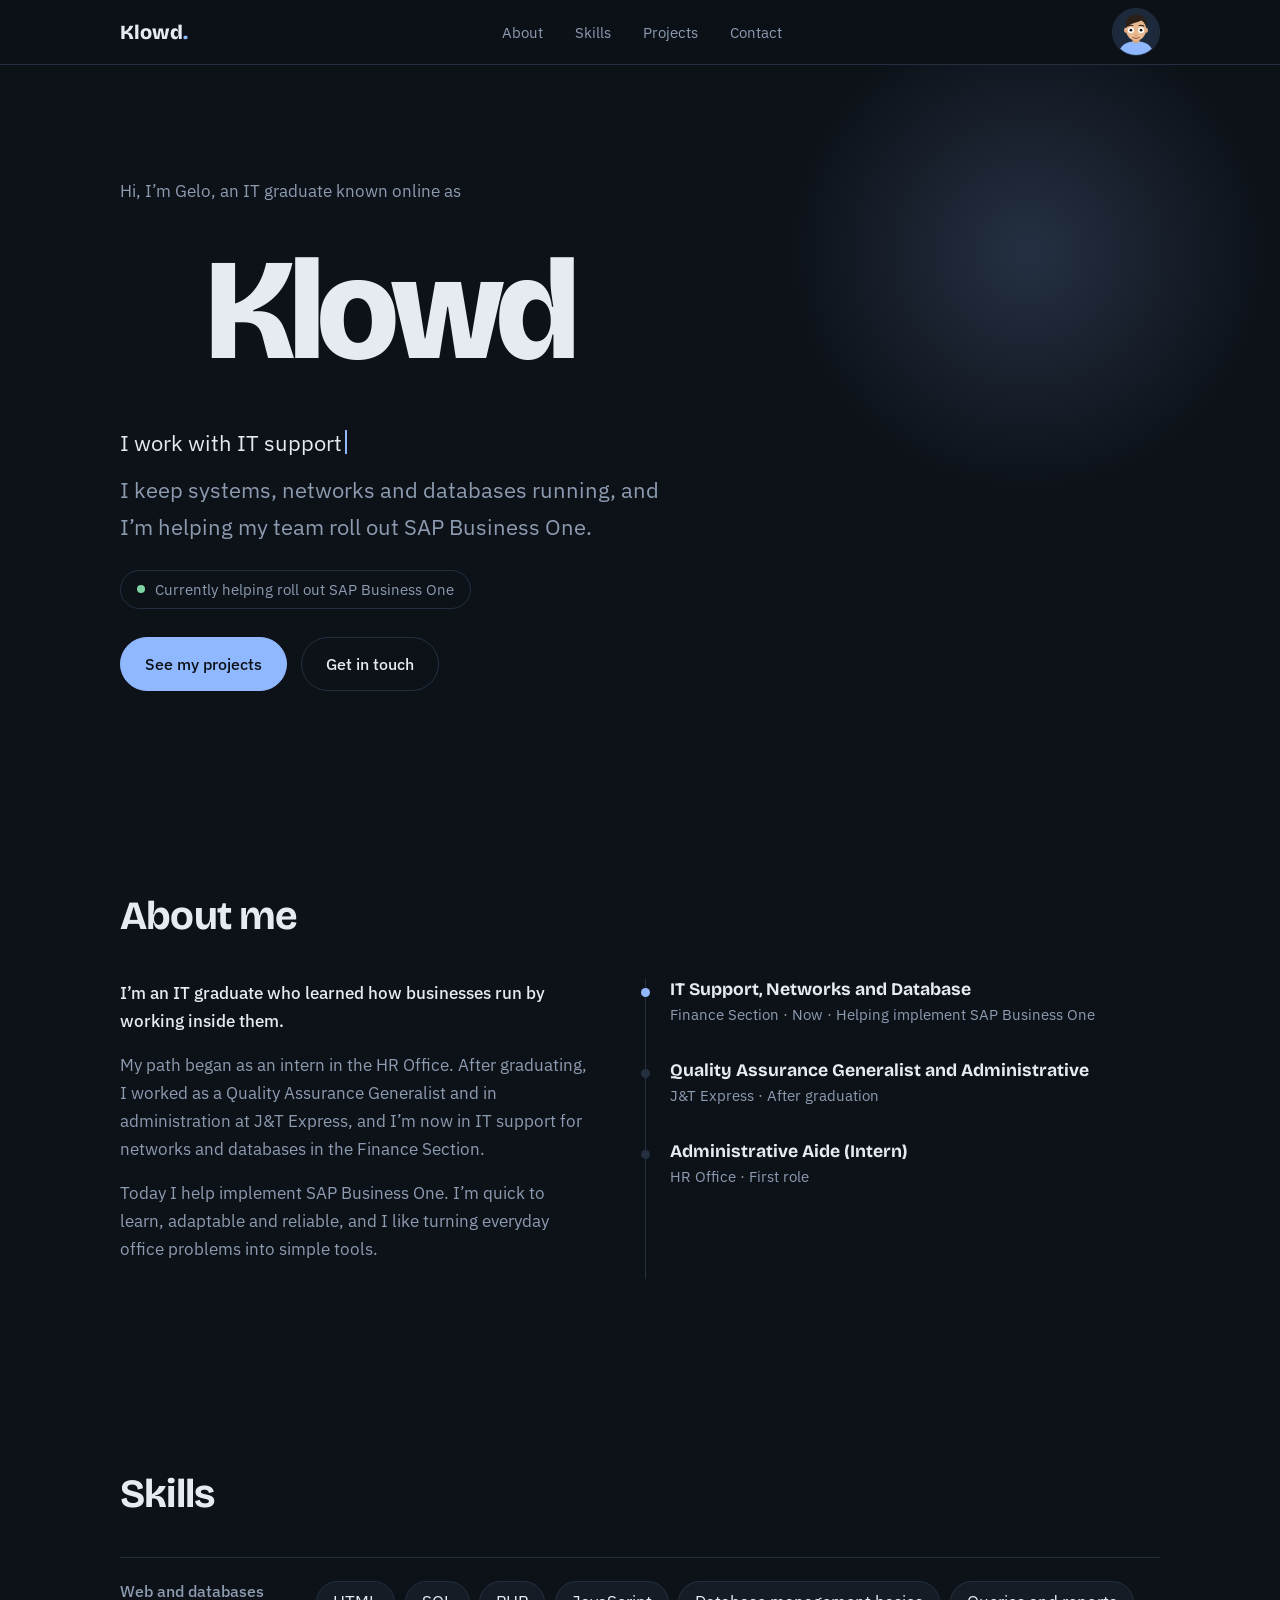
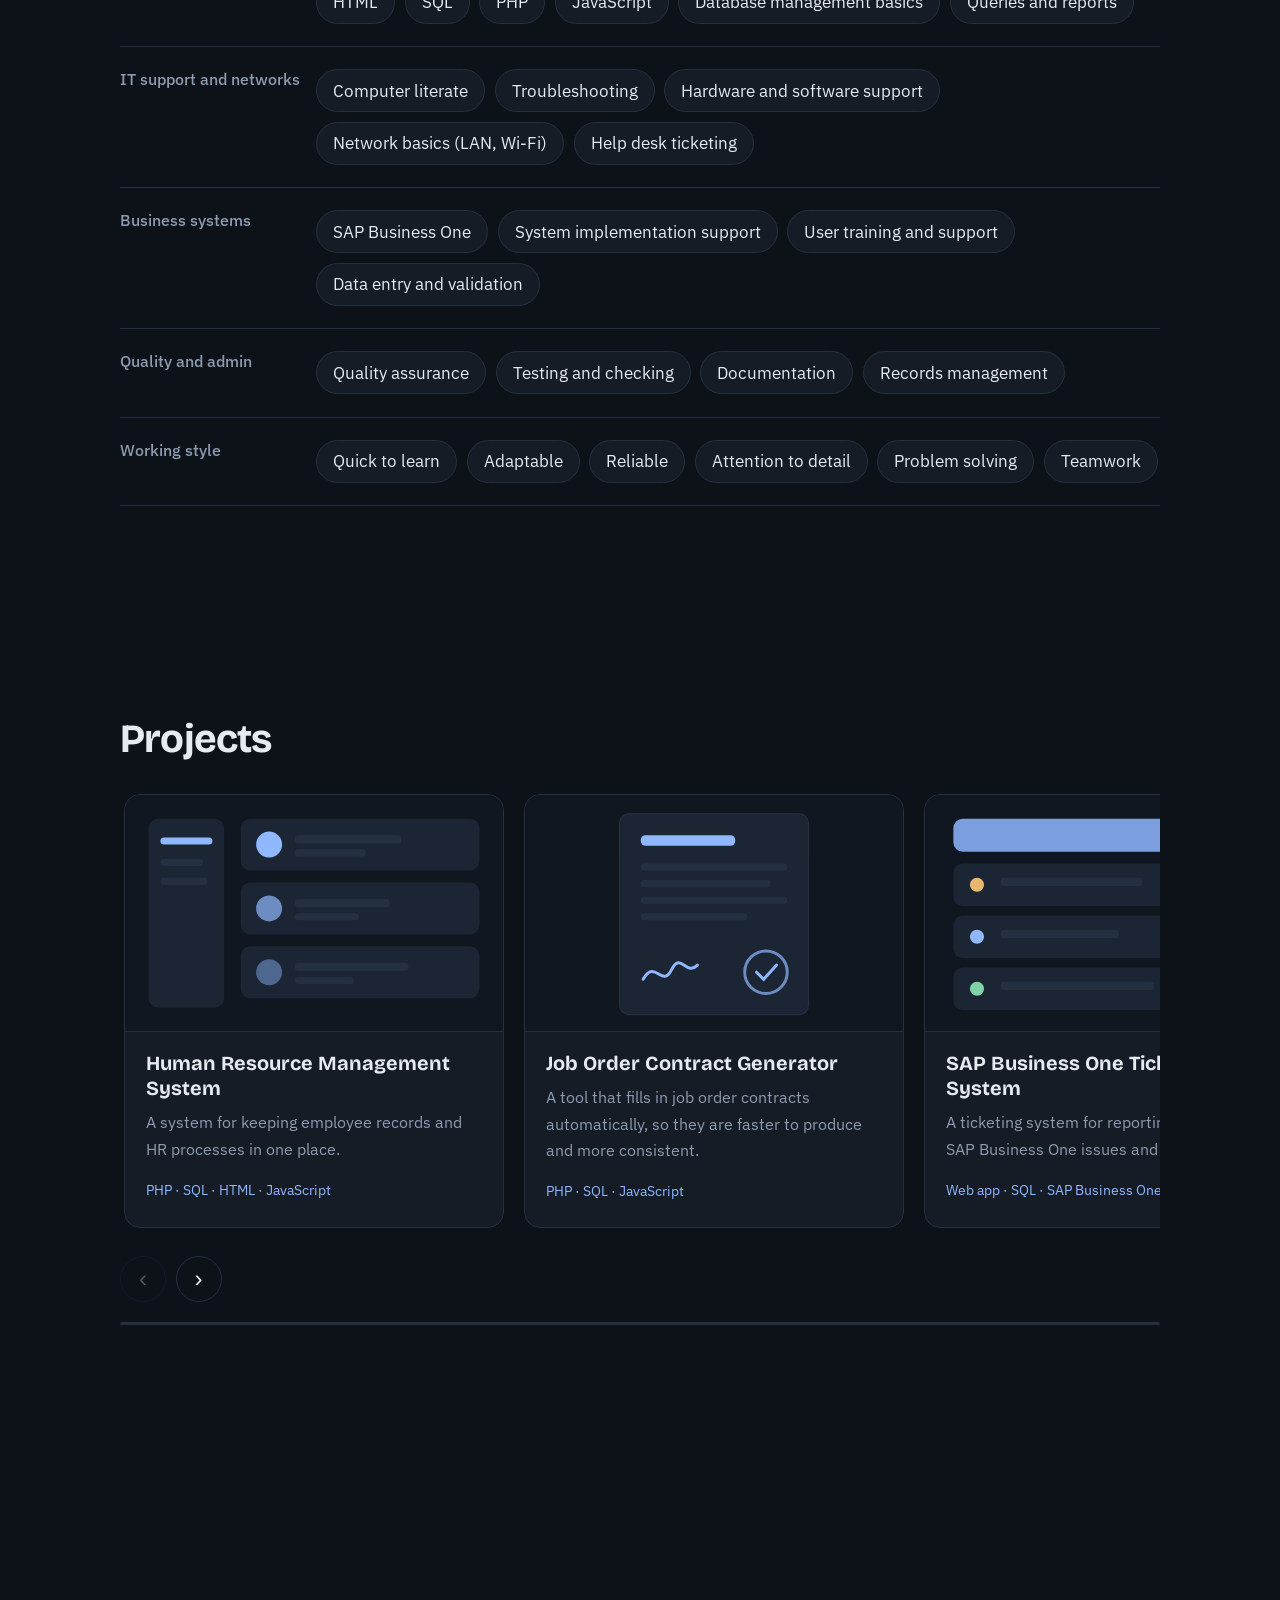
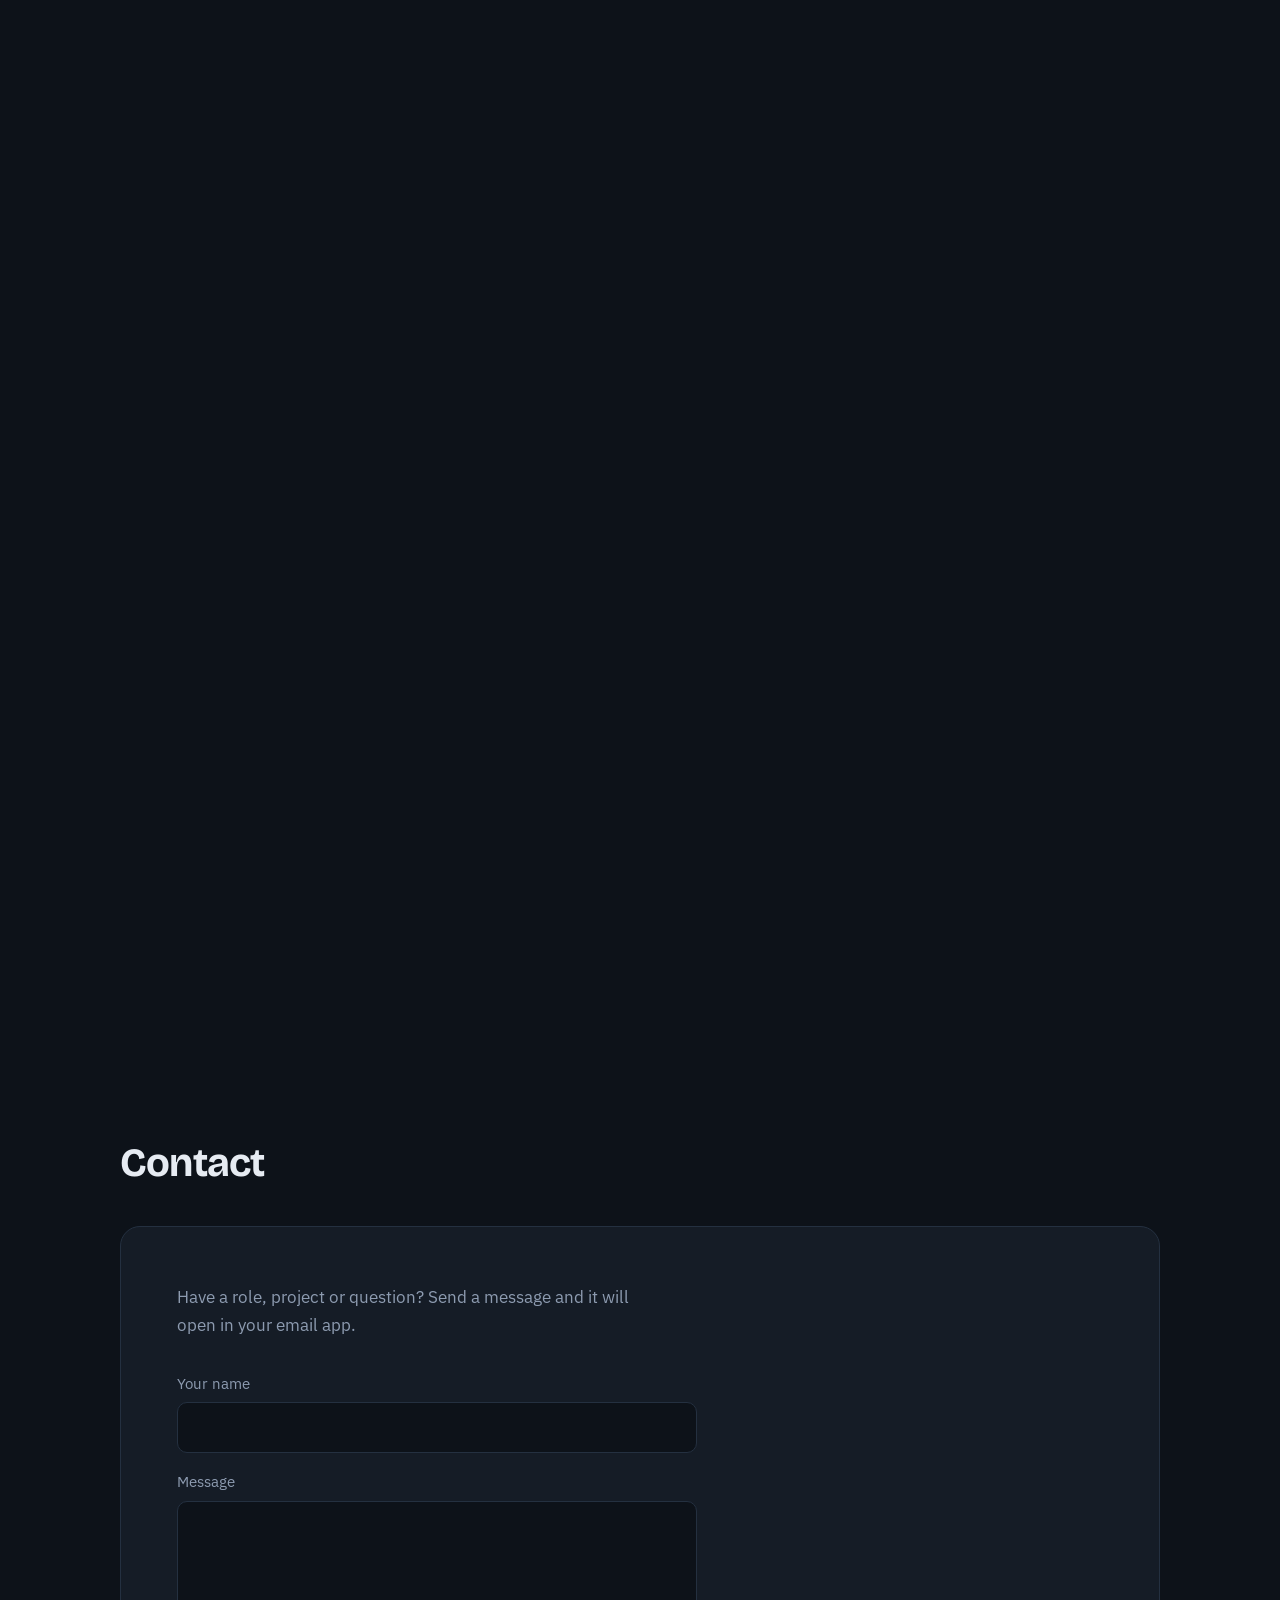
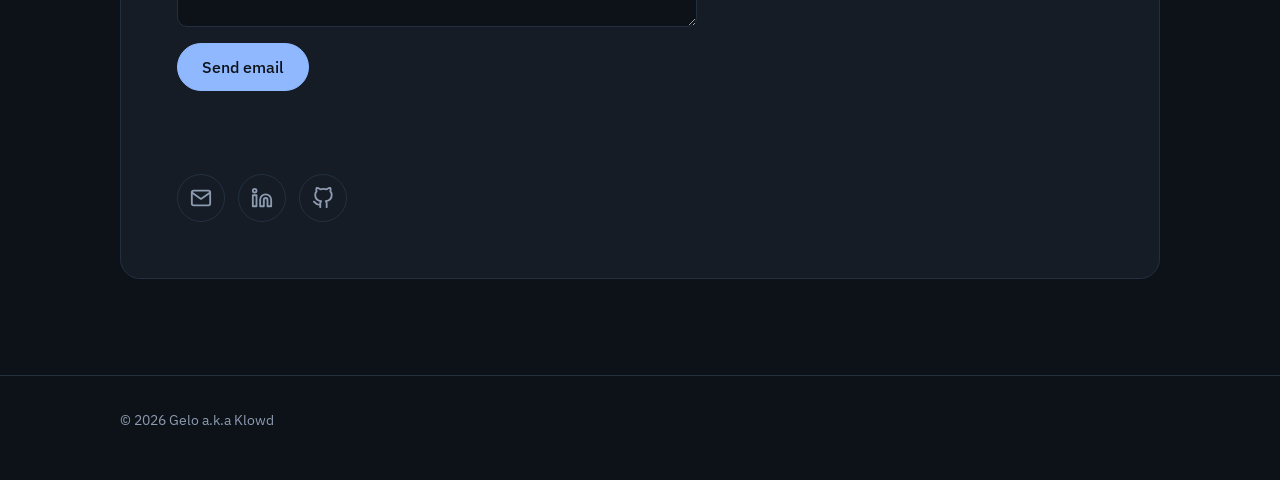
<file: index.html>
<!DOCTYPE html>
<html lang="en">
<head>
  <meta charset="UTF-8">
  <!-- This tag makes the page fit phone screens properly -->
  <meta name="viewport" content="width=device-width, initial-scale=1, viewport-fit=cover">
  <title>Gelo a.k.a Klowd | IT Graduate</title>
  <meta name="description" content="Portfolio of Gelo a.k.a Klowd, IT graduate in IT support, networks and databases.">
  <link rel="preconnect" href="https://fonts.googleapis.com">
  <link rel="preconnect" href="https://fonts.gstatic.com" crossorigin>
  <link href="https://fonts.googleapis.com/css2?family=Bricolage+Grotesque:wght@500;700;800&family=IBM+Plex+Sans:wght@400;500&display=swap" rel="stylesheet">

  <link rel="stylesheet" href="css/style.css">
</head>

<body>
  <div class="page-progress" id="pageProgress"></div>
  <!-- ========== HEADER ========== -->
  <header>
    <div class="wrap nav">
      <a href="#home" class="logo">Klowd<span>.</span></a>
      <button class="menu-btn" id="menuBtn" aria-expanded="false" aria-controls="menu">Menu</button>
      <nav>
        <ul id="menu">
          <li><a href="#about">About</a></li>
          <li><a href="#skills">Skills</a></li>
          <li><a href="#projects">Projects</a></li>
          <li><a href="#contact">Contact</a></li>
        </ul>
      </nav>
      <!-- Profile picture: the eyes follow your cursor while it is over this box (see the JavaScript at the bottom).
           To use a real photo instead, replace the <svg> with an <img> tag. -->
      <div class="avatar" id="avatar" role="img" aria-label="Profile picture of Gelo">
        <svg viewBox="0 0 100 100" aria-hidden="true">
          <rect width="100" height="100" fill="#1d2a3b"/>
          <path d="M12 100c2-22 18-30 38-30s36 8 38 30z" fill="#8fb8ff"/>
          <rect x="42" y="58" width="16" height="16" rx="6" fill="#d9a67e"/>
          <ellipse cx="28" cy="46" rx="4" ry="6" fill="#e0ab82"/><ellipse cx="72" cy="46" rx="4" ry="6" fill="#e0ab82"/>
          <ellipse cx="50" cy="44" rx="22" ry="25" fill="#e8b88f"/>
          <path d="M28 42c-3-22 10-30 23-30s26 8 22 30c-2-9-6-15-12-17-8 5-24 5-33 17z" fill="#2a2018"/>
          <path d="M33 37q5-3 10-1M57 36q5-2 10 1" stroke="#2a2018" stroke-width="2.2" fill="none" stroke-linecap="round"/>
          <circle cx="39" cy="46" r="6.5" fill="#fff"/><circle cx="61" cy="46" r="6.5" fill="#fff"/>
          <circle class="pupil" cx="39" cy="46" r="3" fill="#1b1410"/><circle class="pupil" cx="61" cy="46" r="3" fill="#1b1410"/>
          <path d="M48 57q2 2 4 0" stroke="#b9805c" stroke-width="1.6" fill="none" stroke-linecap="round"/>
          <path d="M43 62q7 5 14 0" stroke="#8a4b3a" stroke-width="2" fill="none" stroke-linecap="round"/>
        </svg>
      </div>
    </div>
  </header>

  <main>
    <!-- ========== HERO ========== -->
    <section class="hero" id="home">
      <div class="glow" id="glow"></div>
      <div class="wrap">
        <p class="hi">Hi, I’m Gelo, an IT graduate known online as</p>
        <!-- The six clouds fade in and out around the name. Edit their size and position in the CSS (.c1 to .c6) -->
        <div class="name-wrap">
          <span class="cloud c1" aria-hidden="true">☁️</span>
          <span class="cloud c2" aria-hidden="true">☁️</span>
          <span class="cloud c3" aria-hidden="true">☁️</span>
          <span class="cloud c4" aria-hidden="true">☁️</span>
          <span class="cloud c5" aria-hidden="true">☁️</span>
          <span class="cloud c6" aria-hidden="true">☁️</span>
          <h1>Klowd</h1>
        </div>
        <p class="role">I work with <span id="typed"></span><span class="caret" aria-hidden="true"></span></p>
        <p class="aka">I keep systems, networks and databases running, and I’m helping my team roll out SAP Business One.</p>
        <p class="status"><span class="dot" aria-hidden="true"></span>Currently helping roll out SAP Business One</p><br>
        <a href="#projects" class="btn primary">See my projects</a>
        <a href="#contact" class="btn">Get in touch</a>
      </div>
    </section>

    <!-- ========== ABOUT ========== -->
    <section id="about">
      <div class="wrap">
        <h2>About me</h2>
        <div class="about-grid">
          <div id="aboutText"></div>

          <!-- Drawn by the VIEW from Model.timeline (see the script at the bottom) -->
          <ol class="timeline" id="timeline"></ol>
        </div>
      </div>
    </section>

    <!-- ========== SKILLS ========== -->
    <section id="skills">
      <div class="wrap">
        <h2>Skills</h2>
        <div id="skillsList"></div>
      </div>
    </section>

    <!-- ========== PROJECTS ========== -->
    <section id="projects">
      <div class="wrap pin">
        <h2>Projects</h2>

        <!-- Scroll-driven carousel. The cards are drawn by the VIEW from Model.projects (see the script at the bottom). -->
        <div class="track" id="track" aria-label="Projects"></div>
        <div class="ctrl">
          <button id="prev" aria-label="Previous project">‹</button>
          <button id="next" aria-label="Next project">›</button>
        </div>
        <div class="bar"><span id="barFill"></span></div>
      </div>
    </section>

    <!-- ========== CONTACT ========== -->
    <section id="contact">
      <div class="wrap">
        <h2>Contact</h2>
        <div class="contact-box">
          <p>Have a role, project or question? Send a message and it will open in your email app.</p>

          <!-- This form doesn't need a server: the JavaScript below builds an email link -->
          <form id="contactForm">
            <label>Your name <input type="text" id="name" required autocomplete="name"></label>
            <label>Message <textarea id="msg" rows="4" required></textarea></label>
            <div><button class="btn primary" type="submit">Send email</button></div>
            <p id="formNote" role="status"></p>
          </form>

          <!-- Icon links. Hover an icon to see its name. -->
          <div class="links icons">
            <a data-link="email" aria-label="Email angelocastanieto084@gmail.com" title="angelocastanieto084@gmail.com">
              <svg viewBox="0 0 24 24" aria-hidden="true"><path d="M4 4h16c1.1 0 2 .9 2 2v12c0 1.1-.9 2-2 2H4c-1.1 0-2-.9-2-2V6c0-1.1.9-2 2-2z"/><polyline points="22,6 12,13 2,6"/></svg>
            </a>
            <!-- TODO: replace the "#" in the two links below with your real LinkedIn and GitHub URLs -->
            <a data-link="linkedin" target="_blank" rel="noopener" aria-label="LinkedIn" title="LinkedIn">
              <svg viewBox="0 0 24 24" aria-hidden="true"><path d="M16 8a6 6 0 0 1 6 6v7h-4v-7a2 2 0 0 0-2-2 2 2 0 0 0-2 2v7h-4v-7a6 6 0 0 1 6-6z"/><rect x="2" y="9" width="4" height="12"/><circle cx="4" cy="4" r="2"/></svg>
            </a>
            <a data-link="github" target="_blank" rel="noopener" aria-label="GitHub" title="GitHub">
              <svg viewBox="0 0 24 24" aria-hidden="true"><path d="M9 19c-5 1.5-5-2.5-7-3m14 6v-3.87a3.37 3.37 0 0 0-.94-2.61c3.14-.35 6.44-1.54 6.44-7A5.44 5.44 0 0 0 20 4.77 5.07 5.07 0 0 0 19.91 1S18.73.65 16 2.48a13.38 13.38 0 0 0-7 0C6.27.65 5.09 1 5.09 1A5.07 5.07 0 0 0 5 4.77a5.44 5.44 0 0 0-1.5 3.78c0 5.42 3.3 6.61 6.44 7A3.37 3.37 0 0 0 9 18.13V22"/></svg>
            </a>
          </div>
        </div>
      </div>
    </section>
  </main>

  <footer>
    <div class="wrap">© <span id="year"></span> Gelo a.k.a Klowd</div>
  </footer>

  <!-- Load order matters: Model first, then View, then Controller -->
  <script src="js/model.js"></script>
  <script src="js/view.js"></script>
  <script src="js/controller.js"></script>
</body>
</html>
</file>
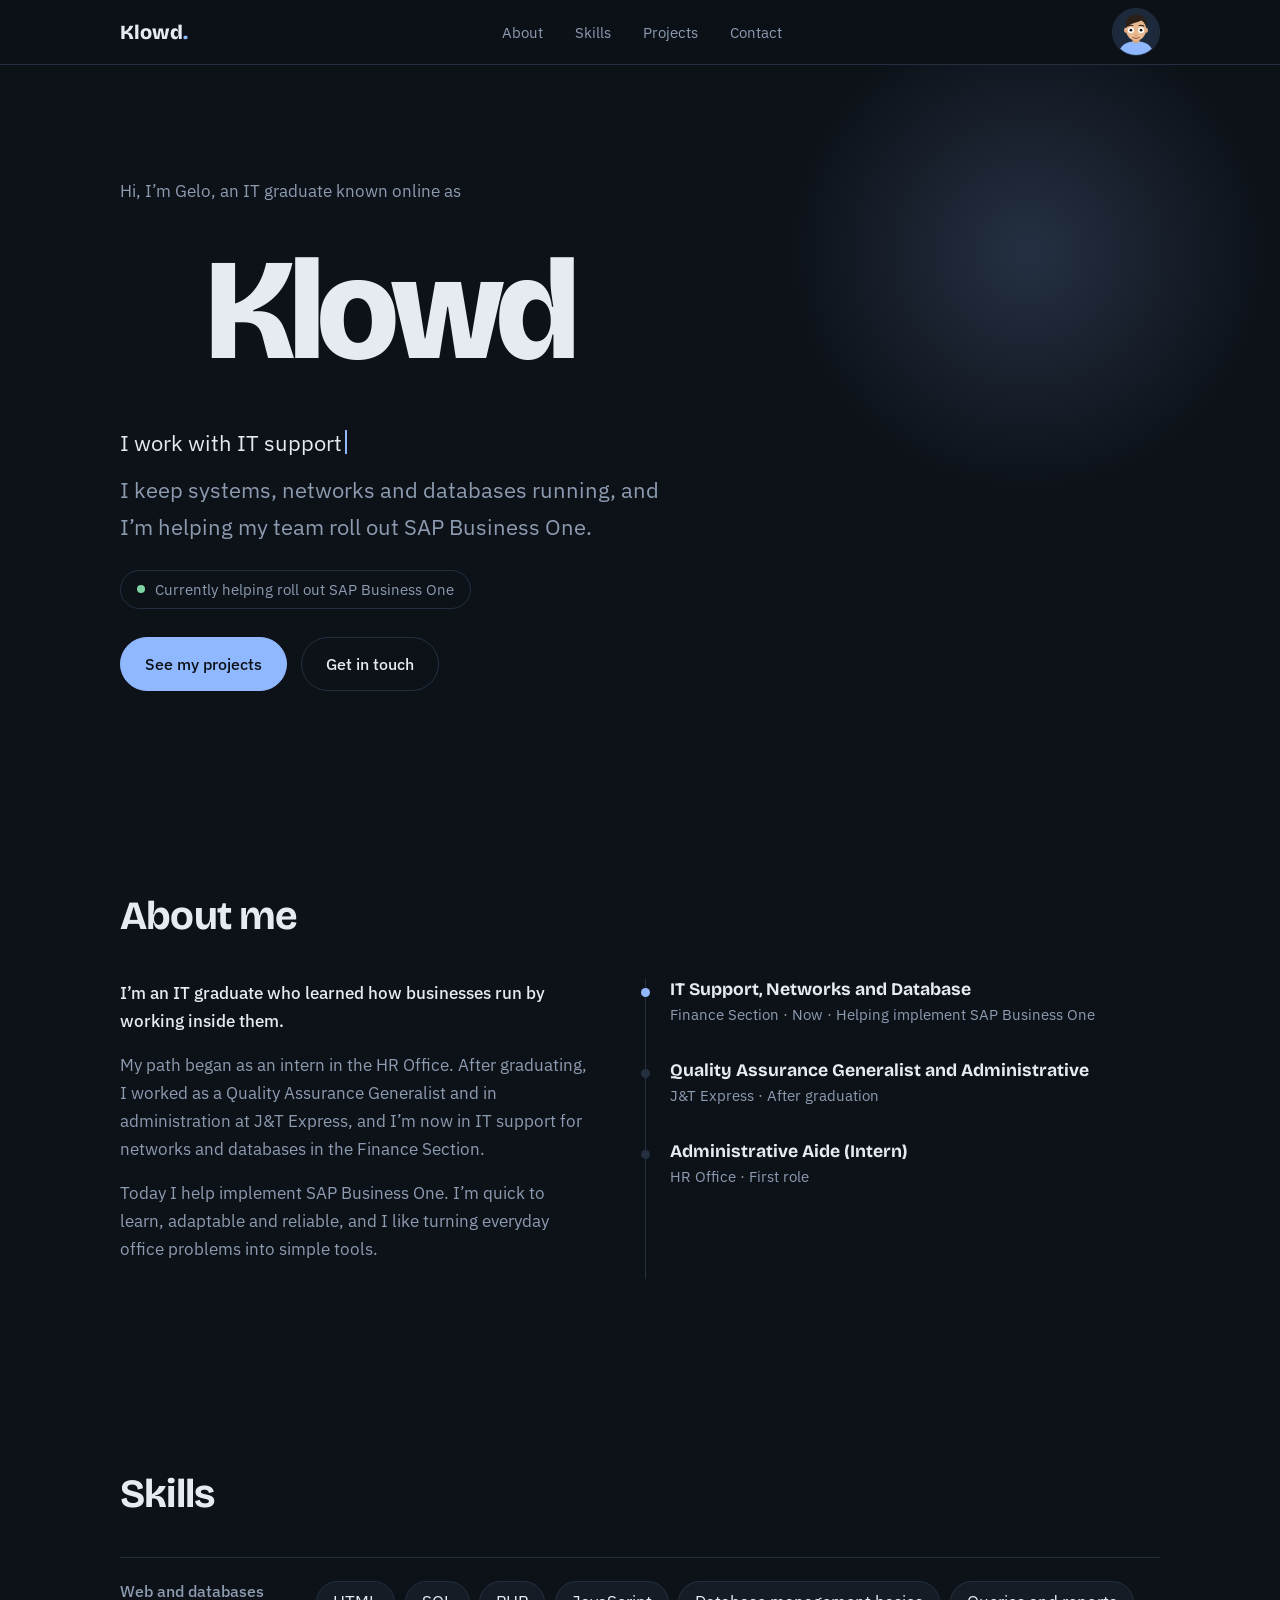
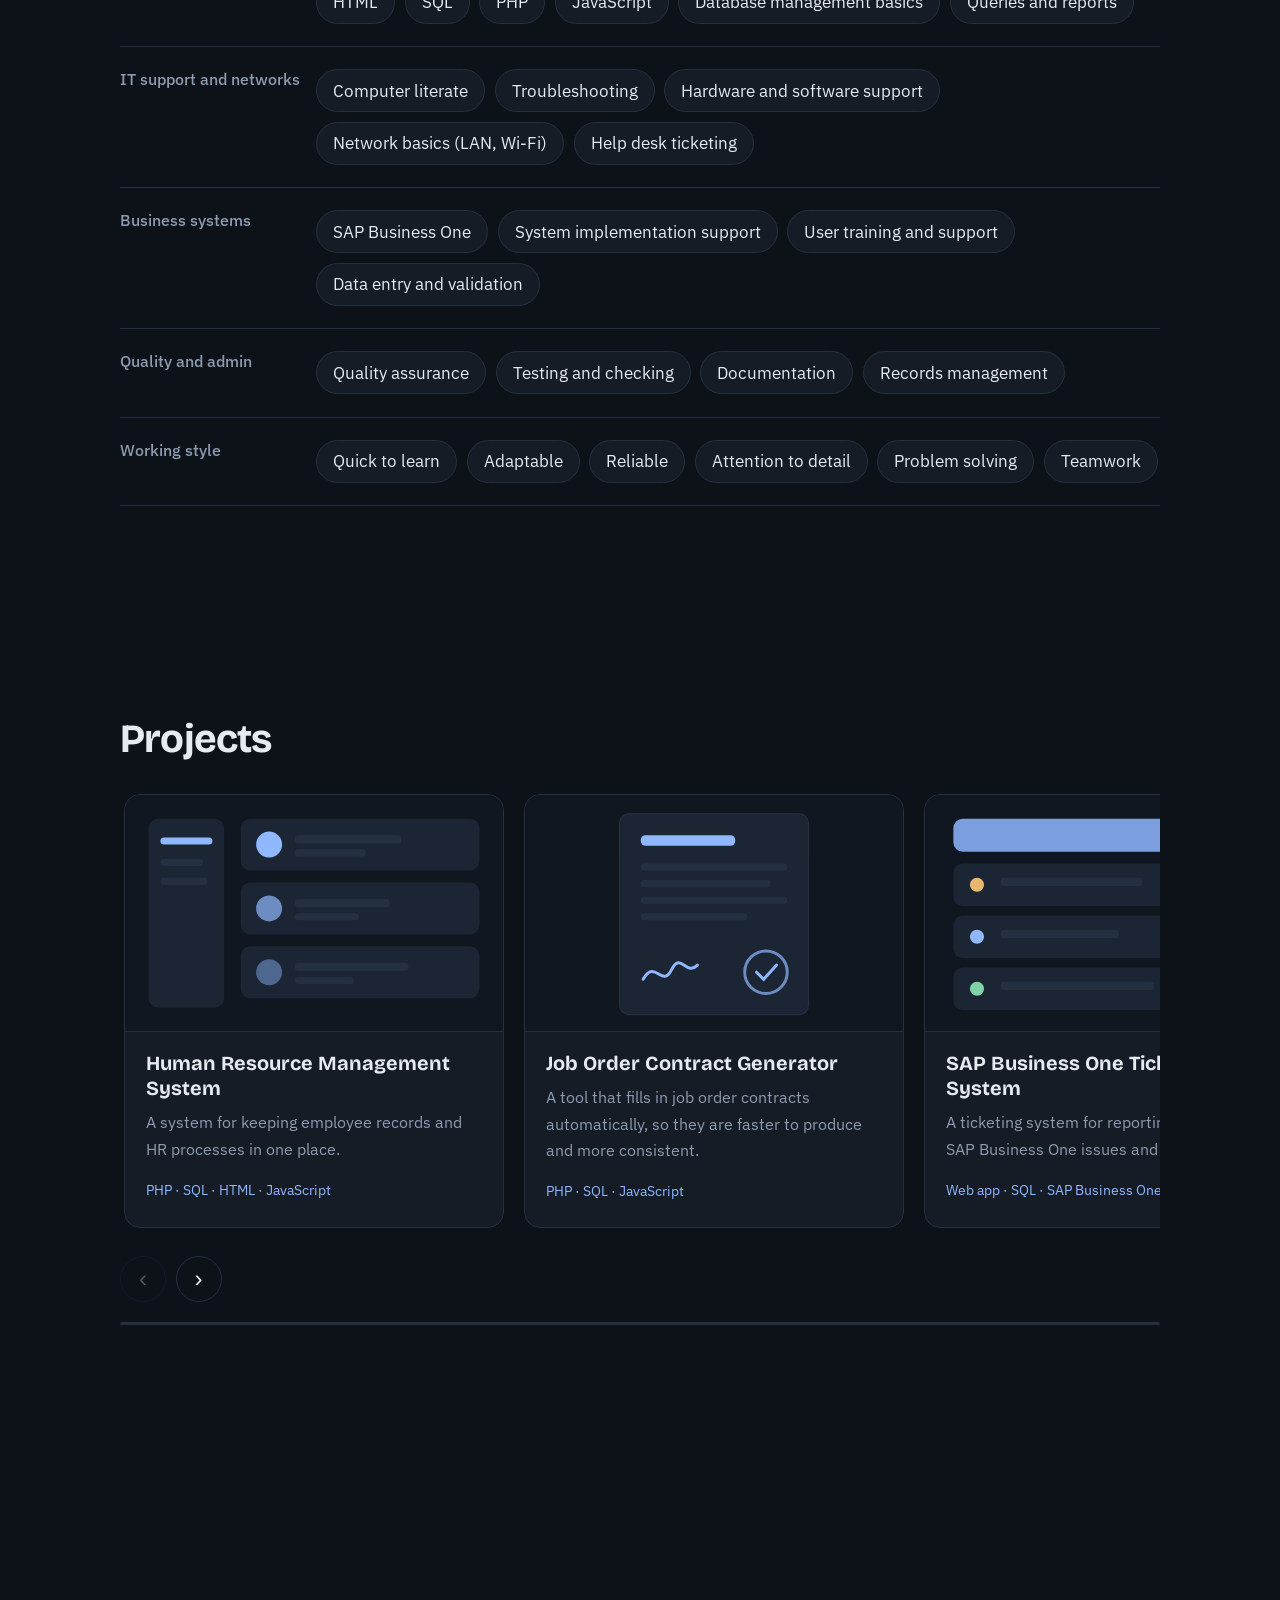
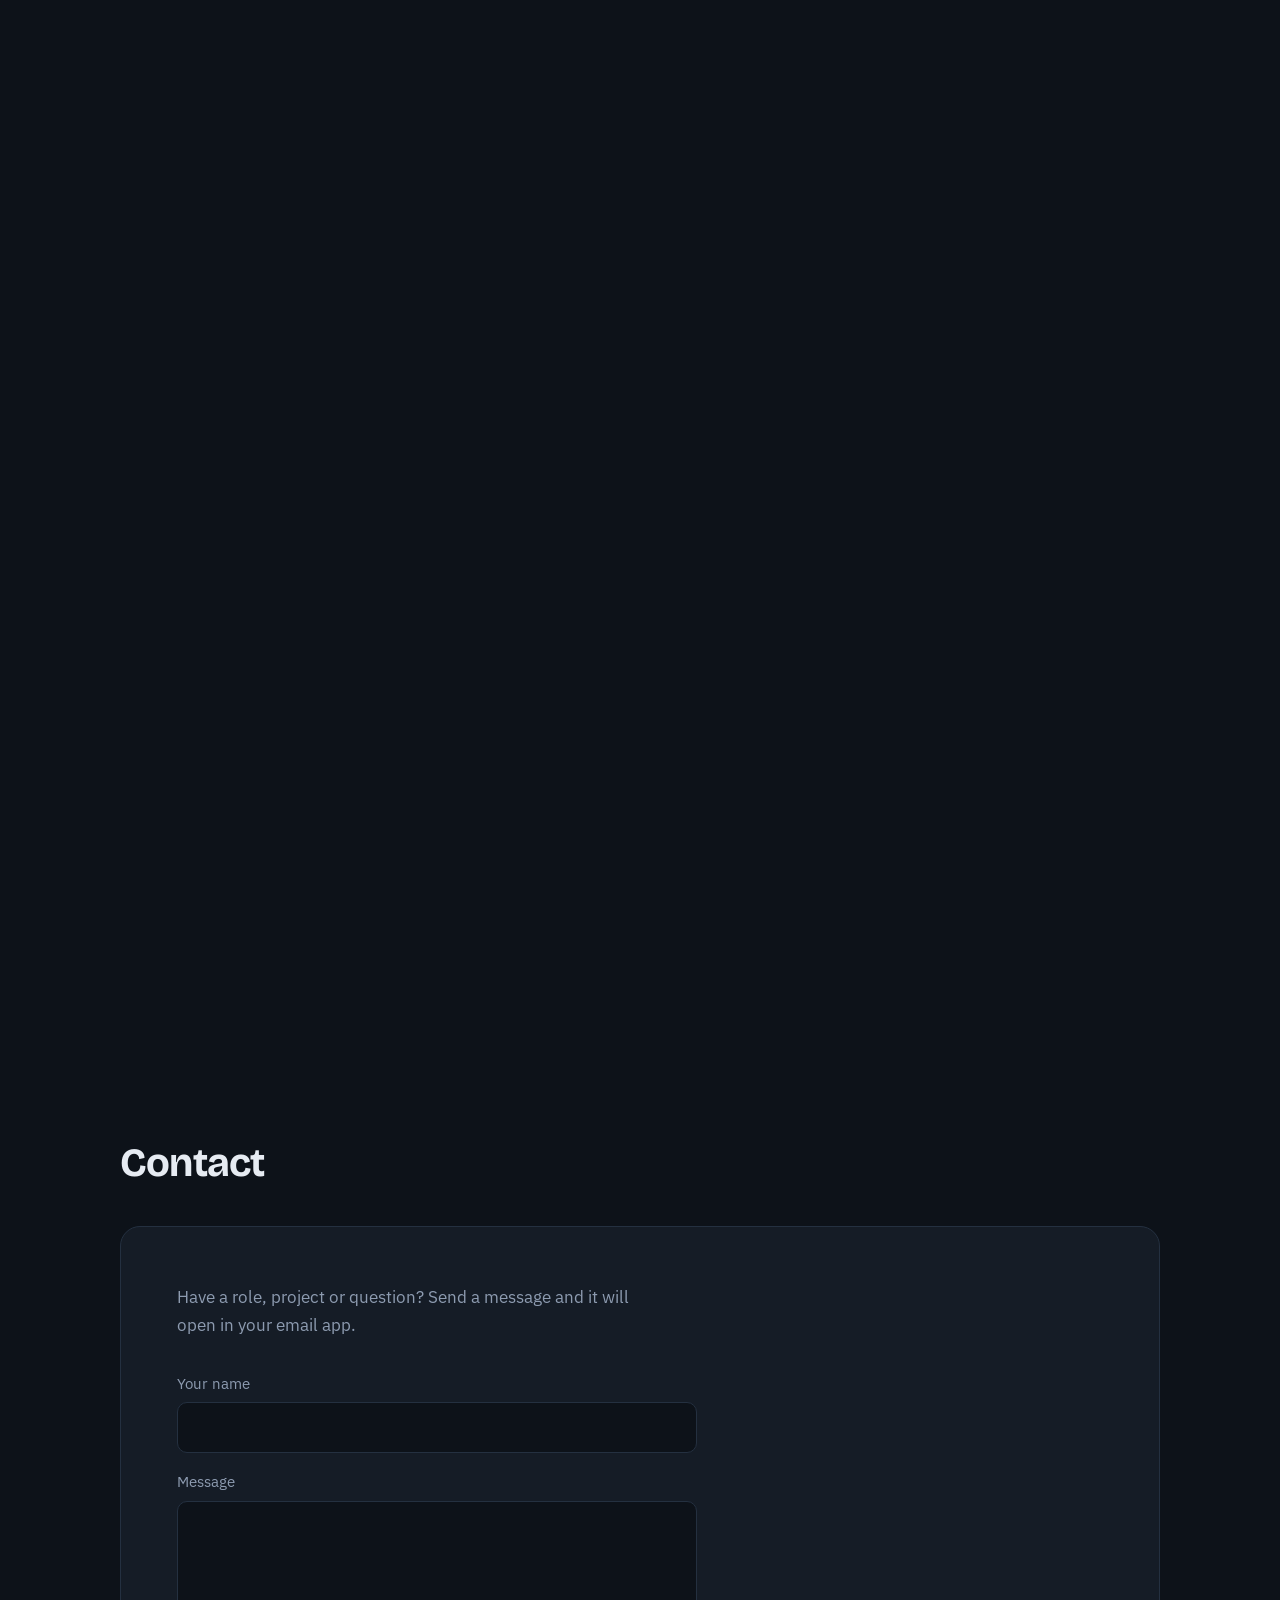
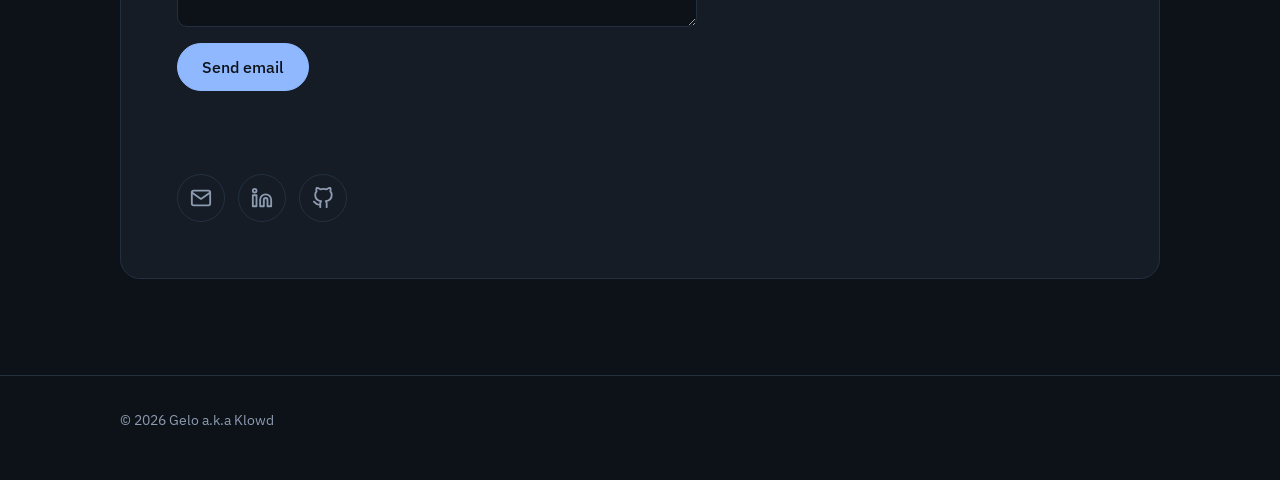
<file: portfolio/index.html>
<!DOCTYPE html>
<html lang="en">
<head>
  <meta charset="UTF-8">
  <!-- This tag makes the page fit phone screens properly -->
  <meta name="viewport" content="width=device-width, initial-scale=1, viewport-fit=cover">
  <title>Gelo a.k.a Klowd | IT Graduate</title>
  <meta name="description" content="Portfolio of Gelo a.k.a Klowd, IT graduate in IT support, networks and databases.">
  <link rel="preconnect" href="https://fonts.googleapis.com">
  <link rel="preconnect" href="https://fonts.gstatic.com" crossorigin>
  <link href="https://fonts.googleapis.com/css2?family=Bricolage+Grotesque:wght@500;700;800&family=IBM+Plex+Sans:wght@400;500&display=swap" rel="stylesheet">

  <link rel="stylesheet" href="css/style.css">
</head>

<body>
  <div class="page-progress" id="pageProgress"></div>
  <!-- ========== HEADER ========== -->
  <header>
    <div class="wrap nav">
      <a href="#home" class="logo">Klowd<span>.</span></a>
      <button class="menu-btn" id="menuBtn" aria-expanded="false" aria-controls="menu">Menu</button>
      <nav>
        <ul id="menu">
          <li><a href="#about">About</a></li>
          <li><a href="#skills">Skills</a></li>
          <li><a href="#projects">Projects</a></li>
          <li><a href="#contact">Contact</a></li>
        </ul>
      </nav>
      <!-- Profile picture: the eyes follow your cursor while it is over this box (see the JavaScript at the bottom).
           To use a real photo instead, replace the <svg> with an <img> tag. -->
      <div class="avatar" id="avatar" role="img" aria-label="Profile picture of Gelo">
        <svg viewBox="0 0 100 100" aria-hidden="true">
          <rect width="100" height="100" fill="#1d2a3b"/>
          <path d="M12 100c2-22 18-30 38-30s36 8 38 30z" fill="#8fb8ff"/>
          <rect x="42" y="58" width="16" height="16" rx="6" fill="#d9a67e"/>
          <ellipse cx="28" cy="46" rx="4" ry="6" fill="#e0ab82"/><ellipse cx="72" cy="46" rx="4" ry="6" fill="#e0ab82"/>
          <ellipse cx="50" cy="44" rx="22" ry="25" fill="#e8b88f"/>
          <path d="M28 42c-3-22 10-30 23-30s26 8 22 30c-2-9-6-15-12-17-8 5-24 5-33 17z" fill="#2a2018"/>
          <path d="M33 37q5-3 10-1M57 36q5-2 10 1" stroke="#2a2018" stroke-width="2.2" fill="none" stroke-linecap="round"/>
          <circle cx="39" cy="46" r="6.5" fill="#fff"/><circle cx="61" cy="46" r="6.5" fill="#fff"/>
          <circle class="pupil" cx="39" cy="46" r="3" fill="#1b1410"/><circle class="pupil" cx="61" cy="46" r="3" fill="#1b1410"/>
          <path d="M48 57q2 2 4 0" stroke="#b9805c" stroke-width="1.6" fill="none" stroke-linecap="round"/>
          <path d="M43 62q7 5 14 0" stroke="#8a4b3a" stroke-width="2" fill="none" stroke-linecap="round"/>
        </svg>
      </div>
    </div>
  </header>

  <main>
    <!-- ========== HERO ========== -->
    <section class="hero" id="home">
      <div class="glow" id="glow"></div>
      <div class="wrap">
        <p class="hi">Hi, I’m Gelo, an IT graduate known online as</p>
        <!-- The six clouds fade in and out around the name. Edit their size and position in the CSS (.c1 to .c6) -->
        <div class="name-wrap">
          <span class="cloud c1" aria-hidden="true">☁️</span>
          <span class="cloud c2" aria-hidden="true">☁️</span>
          <span class="cloud c3" aria-hidden="true">☁️</span>
          <span class="cloud c4" aria-hidden="true">☁️</span>
          <span class="cloud c5" aria-hidden="true">☁️</span>
          <span class="cloud c6" aria-hidden="true">☁️</span>
          <h1>Klowd</h1>
        </div>
        <p class="role">I work with <span id="typed"></span><span class="caret" aria-hidden="true"></span></p>
        <p class="aka">I keep systems, networks and databases running, and I’m helping my team roll out SAP Business One.</p>
        <p class="status"><span class="dot" aria-hidden="true"></span>Currently helping roll out SAP Business One</p><br>
        <a href="#projects" class="btn primary">See my projects</a>
        <a href="#contact" class="btn">Get in touch</a>
      </div>
    </section>

    <!-- ========== ABOUT ========== -->
    <section id="about">
      <div class="wrap">
        <h2>About me</h2>
        <div class="about-grid">
          <div id="aboutText"></div>

          <!-- Drawn by the VIEW from Model.timeline (see the script at the bottom) -->
          <ol class="timeline" id="timeline"></ol>
        </div>
      </div>
    </section>

    <!-- ========== SKILLS ========== -->
    <section id="skills">
      <div class="wrap">
        <h2>Skills</h2>
        <div id="skillsList"></div>
      </div>
    </section>

    <!-- ========== PROJECTS ========== -->
    <section id="projects">
      <div class="wrap pin">
        <h2>Projects</h2>

        <!-- Scroll-driven carousel. The cards are drawn by the VIEW from Model.projects (see the script at the bottom). -->
        <div class="track" id="track" aria-label="Projects"></div>
        <div class="ctrl">
          <button id="prev" aria-label="Previous project">‹</button>
          <button id="next" aria-label="Next project">›</button>
        </div>
        <div class="bar"><span id="barFill"></span></div>
      </div>
    </section>

    <!-- ========== CONTACT ========== -->
    <section id="contact">
      <div class="wrap">
        <h2>Contact</h2>
        <div class="contact-box">
          <p>Have a role, project or question? Send a message and it will open in your email app.</p>

          <!-- This form doesn't need a server: the JavaScript below builds an email link -->
          <form id="contactForm">
            <label>Your name <input type="text" id="name" required autocomplete="name"></label>
            <label>Message <textarea id="msg" rows="4" required></textarea></label>
            <div><button class="btn primary" type="submit">Send email</button></div>
            <p id="formNote" role="status"></p>
          </form>

          <!-- Icon links. Hover an icon to see its name. -->
          <div class="links icons">
            <a data-link="email" aria-label="Email gelo@gmail.com" title="gelo@gmail.com">
              <svg viewBox="0 0 24 24" aria-hidden="true"><path d="M4 4h16c1.1 0 2 .9 2 2v12c0 1.1-.9 2-2 2H4c-1.1 0-2-.9-2-2V6c0-1.1.9-2 2-2z"/><polyline points="22,6 12,13 2,6"/></svg>
            </a>
            <!-- TODO: replace the "#" in the two links below with your real LinkedIn and GitHub URLs -->
            <a data-link="linkedin" target="_blank" rel="noopener" aria-label="LinkedIn" title="LinkedIn">
              <svg viewBox="0 0 24 24" aria-hidden="true"><path d="M16 8a6 6 0 0 1 6 6v7h-4v-7a2 2 0 0 0-2-2 2 2 0 0 0-2 2v7h-4v-7a6 6 0 0 1 6-6z"/><rect x="2" y="9" width="4" height="12"/><circle cx="4" cy="4" r="2"/></svg>
            </a>
            <a data-link="github" target="_blank" rel="noopener" aria-label="GitHub" title="GitHub">
              <svg viewBox="0 0 24 24" aria-hidden="true"><path d="M9 19c-5 1.5-5-2.5-7-3m14 6v-3.87a3.37 3.37 0 0 0-.94-2.61c3.14-.35 6.44-1.54 6.44-7A5.44 5.44 0 0 0 20 4.77 5.07 5.07 0 0 0 19.91 1S18.73.65 16 2.48a13.38 13.38 0 0 0-7 0C6.27.65 5.09 1 5.09 1A5.07 5.07 0 0 0 5 4.77a5.44 5.44 0 0 0-1.5 3.78c0 5.42 3.3 6.61 6.44 7A3.37 3.37 0 0 0 9 18.13V22"/></svg>
            </a>
          </div>
        </div>
      </div>
    </section>
  </main>

  <footer>
    <div class="wrap">© <span id="year"></span> Gelo a.k.a Klowd</div>
  </footer>

  <!-- Load order matters: Model first, then View, then Controller -->
  <script src="js/model.js"></script>
  <script src="js/view.js"></script>
  <script src="js/controller.js"></script>
</body>
</html>
</file>
<file: css/style.css>
/* style.css: all the colors, fonts and layout. Colors live in :root below. */
    /* ========== 1. DESIGN TOKENS ==========
       Change a color here and it updates the whole site. */
    :root {
      color-scheme: dark;
      --bg: #0d1219;          /* page background (deep blue-slate) */
      --surface: #151c26;     /* slightly lighter panels */
      --line: #243040;        /* thin borders */
      --text: #e6ebf2;        /* main text */
      --muted: #8d9bb0;       /* softer text */
      --accent: #8fb8ff;      /* sky blue, a nod to "Klowd" */
      --font-head: "Bricolage Grotesque", system-ui, sans-serif;
      --font-body: "IBM Plex Sans", system-ui, sans-serif;
      --max: 1040px;          /* max content width */

      box-sizing: border-box;
      padding-top: env(safe-area-inset-top, 0px);
      padding-bottom: env(safe-area-inset-bottom, 0px);
    }
    html { scroll-behavior: smooth; scroll-padding-top: 80px; height: 100%; }  /* smooth scrolling + offset for the header */
    *, *::before, *::after { box-sizing: border-box; }
    body {
      margin: 0; background: var(--bg); color: var(--text);
      font: 400 1.0625rem/1.65 var(--font-body);
    }
    a { color: inherit; text-decoration: none; }
    :focus-visible { outline: 2px solid var(--accent); outline-offset: 3px; border-radius: 4px; }

    /* Shared layout helper: centers content and adds side space */
    .wrap { width: min(var(--max), 100% - 2.5rem); margin-inline: auto; }
    section { padding: 6rem 0; }
    h2 { font: 700 clamp(1.8rem, 4vw, 2.5rem)/1.15 var(--font-head); margin: 0 0 2.5rem; letter-spacing: -0.02em; }

    /* ========== 2. HEADER / NAV ========== */
    header {
      position: sticky; top: 0; z-index: 20;
      padding-top: env(safe-area-inset-top, 0px);
      background: rgba(13, 18, 25, 0.85); backdrop-filter: blur(10px);
      border-bottom: 1px solid var(--line);
    }
    .nav { display: flex; align-items: center; justify-content: space-between; height: 64px; }
    .logo { font: 800 1.25rem var(--font-head); }
    .logo span { color: var(--accent); }
    nav ul { display: flex; gap: 2rem; list-style: none; margin: 0; padding: 0; }
    nav a { color: var(--muted); font-size: 0.95rem; padding: 0.4rem 0; border-bottom: 2px solid transparent; transition: color .2s, border-color .2s; }
    nav a:hover, nav a.active { color: var(--text); border-color: var(--accent); }
    .menu-btn { display: none; background: none; border: 1px solid var(--line); color: var(--text); border-radius: 8px; padding: 0.45rem 0.8rem; font: inherit; cursor: pointer; }

    /* ========== 3. HERO ========== */
    .hero { padding: 7rem 0 6rem; position: relative; overflow: hidden; }
    /* A soft "cloud" glow that follows the mouse (the one special effect on this page) */
    .glow {
      position: absolute; width: 520px; height: 520px; border-radius: 50%;
      background: radial-gradient(circle, rgba(143,184,255,.18), transparent 65%);
      left: 60%; top: -10%; pointer-events: none; transition: transform .4s ease-out;
    }
    .hero p.hi { color: var(--muted); margin: 0 0 1rem; }
    .hero h1 {
      font: 800 clamp(3.5rem, 13vw, 9rem)/0.95 var(--font-head);
      letter-spacing: -0.045em; margin: 0 0 1.5rem;
    }
    .hero .aka { color: var(--muted); font-size: clamp(1.1rem, 2.5vw, 1.4rem); margin: 0 0 2.5rem; max-width: 34rem; }
    .btn {
      display: inline-block; padding: 0.8rem 1.5rem; border-radius: 999px;
      border: 1px solid var(--line); font-weight: 500; margin-right: 0.6rem; margin-bottom: 0.6rem;
      transition: transform .2s, background .2s, border-color .2s, color .2s; cursor: pointer; font-family: inherit; font-size: 1rem; color: var(--text); background: transparent;
    }
    .btn:hover { transform: translateY(-3px); border-color: var(--accent); }
    .btn.primary { background: var(--accent); color: #0d1219; border-color: var(--accent); }
    .btn.primary:hover { background: #b0cdff; }

    /* ========== 4. ABOUT ========== */
    .about-grid { display: grid; grid-template-columns: 1fr 1.1fr; gap: 3.5rem; }
    .about-grid p { margin: 0 0 1rem; color: var(--muted); max-width: 60ch; }
    .about-grid p strong { color: var(--text); font-weight: 500; }
    /* Timeline: this IS a sequence of roles, so a line + dots makes sense */
    .timeline { list-style: none; margin: 0; padding: 0 0 0 1.5rem; border-left: 1px solid var(--line); }
    .timeline li { position: relative; padding-bottom: 2rem; }
    .timeline li::before {
      content: ""; position: absolute; left: calc(-1.5rem - 5px); top: 0.55rem;
      width: 9px; height: 9px; border-radius: 50%; background: var(--line); transition: background .2s;
    }
    .timeline li:hover::before, .timeline li.now::before { background: var(--accent); }
    .timeline h3 { font: 700 1.1rem var(--font-head); margin: 0; }
    .timeline span { color: var(--muted); font-size: 0.95rem; }

    /* ========== 5. SKILLS ========== */
    .skill-group { display: grid; grid-template-columns: 180px 1fr; gap: 1rem; padding: 1.4rem 0; border-top: 1px solid var(--line); }
    .skill-group:last-child { border-bottom: 1px solid var(--line); }
    .skill-group h3 { margin: 0; font: 500 1rem var(--font-body); color: var(--muted); }
    .chips { display: flex; flex-wrap: wrap; gap: 0.6rem; }
    .chip { padding: 0.4rem 1rem; border: 1px solid var(--line); background: var(--surface); border-radius: 999px; transition: border-color .2s, transform .2s, color .2s; }
    .chip:hover { border-color: var(--accent); color: var(--accent); transform: translateY(-2px); }

    /* ========== 6. PROJECTS ========== */
    .project {
      display: grid; grid-template-columns: 1fr 1.3fr; gap: 1.5rem;
      padding: 2rem 1rem; margin: 0 -1rem; border-top: 1px solid var(--line);
      border-radius: 12px; transition: background .25s, transform .25s;
    }
    .project:hover { background: var(--surface); transform: translateX(8px); }
    .project h3 { margin: 0; font: 700 1.4rem/1.25 var(--font-head); transition: color .2s; }
    .project:hover h3 { color: var(--accent); }
    .project p { margin: 0 0 0.8rem; color: var(--muted); }
    .tags { color: var(--accent); font-size: 0.9rem; }

    /* ========== 7. CONTACT ========== */
    .contact-box { background: var(--surface); border: 1px solid var(--line); border-radius: 20px; padding: clamp(1.5rem, 5vw, 3.5rem); }
    .contact-box > p { color: var(--muted); max-width: 46ch; margin: 0 0 2rem; }
    form { display: grid; gap: 1rem; max-width: 520px; margin-bottom: 2rem; }
    label { display: grid; gap: 0.4rem; font-size: 0.95rem; color: var(--muted); }
    input, textarea {
      font: inherit; color: var(--text); background: var(--bg);
      border: 1px solid var(--line); border-radius: 10px; padding: 0.75rem 1rem; transition: border-color .2s;
    }
    input:focus, textarea:focus { outline: none; border-color: var(--accent); }
    .links a { color: var(--muted); margin-right: 1.5rem; border-bottom: 1px solid var(--line); transition: color .2s, border-color .2s; }
    .links a:hover { color: var(--accent); border-color: var(--accent); }
    #formNote { color: var(--accent); margin: 0; min-height: 1.5em; }

    footer { padding: 2rem 0 3rem; color: var(--muted); font-size: 0.9rem; border-top: 1px solid var(--line); }

    /* ========== 8. MOBILE (screens under 760px wide) ========== */
    @media (max-width: 760px) {
      section { padding: 4rem 0; }
      .menu-btn { display: block; }
      nav ul {
        display: none; position: absolute; left: 0; right: 0; top: 100%;
        flex-direction: column; gap: 0; background: var(--bg); border-bottom: 1px solid var(--line); padding: 0.5rem 1.25rem 1rem;
      }
      nav ul.open { display: flex; }
      nav li a { display: block; padding: 0.8rem 0; }
      .about-grid, .project, .skill-group { grid-template-columns: 1fr; }
      .project { margin: 0; padding: 1.5rem 0.5rem; }
      .project:hover { transform: none; }
    }

    /* ===== NEW: floating clouds around the name ===== */
    .name-wrap { position: relative; display: block; width: fit-content; font-size: clamp(3.5rem, 13vw, 9rem); padding: 0.15em 0.6em; margin-bottom: 1.5rem; }
    .hero .name-wrap h1 { font-size: 1em; margin: 0; }
    .cloud {
      position: absolute; line-height: 1; opacity: 0; pointer-events: none; user-select: none;
      filter: drop-shadow(0 0 0.2em rgba(143,184,255,.35));
      animation: cloudFloat var(--d, 9s) ease-in-out var(--delay, 0s) infinite; /* each cloud has its own speed and start time */
    }
    /* Sizes are in em, so they scale with the name: above 1em = bigger than the word, below = smaller */
    .c1 { left: -0.45em; top: -0.4em; font-size: 1.5em; --d: 10s; }
    .c2 { right: -0.45em; bottom: -0.35em; font-size: 1.25em; --d: 12s; --delay: -4s; }
    .c3 { left: 0.35em; bottom: -0.2em; font-size: 0.45em; --d: 7s; --delay: 1s; }
    .c4 { right: 0.3em; top: -0.2em; font-size: 0.35em; --d: 8s; --delay: 3s; }
    .c5 { left: 45%; top: -0.5em; font-size: 0.8em; --d: 11s; --delay: -6s; }
    .c6 { left: 55%; bottom: -0.3em; font-size: 0.25em; --d: 6s; --delay: 2s; }
    /* Fade in, drift, fade out, then repeat */
    @keyframes cloudFloat {
      0%   { opacity: 0;   transform: translate(-0.25em, 0.1em) scale(0.7); }
      25%  { opacity: .95; }
      65%  { opacity: .95; transform: translate(0.15em, -0.15em) scale(1); }
      100% { opacity: 0;   transform: translate(0.4em, -0.05em) scale(1.15); }
    }

    /* ===== NEW: profile picture with following eyes ===== */
    .avatar {
      width: 48px; height: 48px; border-radius: 50%; overflow: hidden; flex: none; margin-left: 1rem;
      border: 1px solid var(--line); background: var(--surface);
      transform-origin: top right; transition: transform .25s, border-color .25s;
    }
    .avatar:hover { transform: scale(1.9); border-color: var(--accent); }  /* grows so the eyes are easy to see */
    .avatar svg { width: 100%; height: 100%; display: block; }
    .pupil { transition: transform .08s linear; }

    /* ===== NEW: projects carousel ===== */
    .track {
      display: flex; gap: 1.25rem; overflow-x: hidden; padding: 0.5rem 0.25rem 1.25rem;
      scrollbar-width: thin; scrollbar-color: var(--line) transparent;
    }
    .card {
      flex: 0 0 min(380px, 82%); scroll-snap-align: start; display: flex; flex-direction: column;
      background: var(--surface); border: 1px solid var(--line); border-radius: 16px; overflow: hidden;
      transition: transform .25s, border-color .25s;
    }
    .card:hover { transform: translateY(-6px); border-color: var(--accent); }
    .pic { aspect-ratio: 16 / 10; background: #101720; border-bottom: 1px solid var(--line); }
    .pic svg { width: 100%; height: 100%; display: block; }
    .desc { padding: 1.2rem 1.3rem 1.4rem; }
    .desc h3 { margin: 0 0 0.5rem; font: 700 1.25rem/1.25 var(--font-head); }
    .desc p { margin: 0 0 0.8rem; color: var(--muted); font-size: 1rem; }
    .ctrl { display: flex; gap: 0.6rem; margin-top: 0.5rem; }
    .ctrl button {
      width: 46px; height: 46px; border-radius: 50%; border: 1px solid var(--line); background: transparent;
      color: var(--text); font-size: 1.5rem; line-height: 1; cursor: pointer; transition: border-color .2s, transform .2s, opacity .2s;
    }
    .ctrl button:hover:not(:disabled) { border-color: var(--accent); transform: translateY(-2px); }
    .ctrl button:disabled { opacity: .3; cursor: default; }

    /* ===== NEW: Projects section pins to the screen while page scrolling moves the carousel ===== */
    #projects { padding: 0; }  /* the script sets this section's height to create the extra scroll distance */
    .pin {
      position: sticky; top: calc(64px + env(safe-area-inset-top, 0px));
      min-height: calc(100vh - 64px - env(safe-area-inset-top, 0px));
      padding-block: 2.5rem; display: flex; flex-direction: column; justify-content: center;
    }
    .pin h2 { margin-bottom: 1.5rem; }
    .bar { height: 3px; background: var(--line); border-radius: 3px; margin-top: 1.25rem; overflow: hidden; }
    .bar span { display: block; height: 100%; width: 0; background: var(--accent); }
    @media (max-height: 720px) { .card { flex-basis: min(300px, 82%); } .pic { aspect-ratio: 16 / 9; } }

    /* ===== NEW: extras ===== */
    .page-progress { position: fixed; top: 0; left: 0; height: 3px; width: 0; background: var(--accent); z-index: 30; }  /* page reading progress */
    .role { margin: 0 0 0.6rem; font-size: clamp(1.1rem, 2.5vw, 1.4rem); }  /* typing line */
    .caret { display: inline-block; width: 2px; height: 1.1em; background: var(--accent); margin-left: 3px; vertical-align: -0.15em; animation: blink 1s steps(1) infinite; }
    @keyframes blink { 50% { opacity: 0; } }
    .hero .aka { margin-bottom: 1.5rem; }
    .status { display: inline-flex; align-items: center; gap: 0.6rem; border: 1px solid var(--line); border-radius: 999px; padding: 0.4rem 1rem; margin: 0 0 1.75rem; color: var(--muted); font-size: 0.95rem; }
    .dot { width: 8px; height: 8px; border-radius: 50%; background: #7fd3a5; animation: pulse 2s infinite; }
    @keyframes pulse { 0% { box-shadow: 0 0 0 0 rgba(127,211,165,.6); } 100% { box-shadow: 0 0 0 10px rgba(127,211,165,0); } }

    /* ===== NEW: round icon buttons in Contact ===== */
    .links.icons { display: flex; gap: 0.8rem; }
    .links.icons a {
      width: 48px; height: 48px; display: grid; place-items: center; margin: 0;
      border: 1px solid var(--line); border-radius: 50%; color: var(--muted);
      transition: color .2s, border-color .2s, transform .2s;
    }
    .links.icons a:hover { color: var(--accent); border-color: var(--accent); transform: translateY(-3px); }
    .links.icons svg { width: 22px; height: 22px; fill: none; stroke: currentColor; stroke-width: 2; stroke-linecap: round; stroke-linejoin: round; }

    /* Respect people who turn off animations in their device settings */
    @media (prefers-reduced-motion: reduce) {
      html { scroll-behavior: auto; }
      * { transition: none !important; }
      .cloud { animation: none; opacity: .6; }
      .dot, .caret { animation: none; }
    }
</file>
<file: portfolio/css/style.css>
/* style.css: all the colors, fonts and layout. Colors live in :root below. */
    /* ========== 1. DESIGN TOKENS ==========
       Change a color here and it updates the whole site. */
    :root {
      color-scheme: dark;
      --bg: #0d1219;          /* page background (deep blue-slate) */
      --surface: #151c26;     /* slightly lighter panels */
      --line: #243040;        /* thin borders */
      --text: #e6ebf2;        /* main text */
      --muted: #8d9bb0;       /* softer text */
      --accent: #8fb8ff;      /* sky blue, a nod to "Klowd" */
      --font-head: "Bricolage Grotesque", system-ui, sans-serif;
      --font-body: "IBM Plex Sans", system-ui, sans-serif;
      --max: 1040px;          /* max content width */

      box-sizing: border-box;
      padding-top: env(safe-area-inset-top, 0px);
      padding-bottom: env(safe-area-inset-bottom, 0px);
    }
    html { scroll-behavior: smooth; scroll-padding-top: 80px; height: 100%; }  /* smooth scrolling + offset for the header */
    *, *::before, *::after { box-sizing: border-box; }
    body {
      margin: 0; background: var(--bg); color: var(--text);
      font: 400 1.0625rem/1.65 var(--font-body);
    }
    a { color: inherit; text-decoration: none; }
    :focus-visible { outline: 2px solid var(--accent); outline-offset: 3px; border-radius: 4px; }

    /* Shared layout helper: centers content and adds side space */
    .wrap { width: min(var(--max), 100% - 2.5rem); margin-inline: auto; }
    section { padding: 6rem 0; }
    h2 { font: 700 clamp(1.8rem, 4vw, 2.5rem)/1.15 var(--font-head); margin: 0 0 2.5rem; letter-spacing: -0.02em; }

    /* ========== 2. HEADER / NAV ========== */
    header {
      position: sticky; top: 0; z-index: 20;
      padding-top: env(safe-area-inset-top, 0px);
      background: rgba(13, 18, 25, 0.85); backdrop-filter: blur(10px);
      border-bottom: 1px solid var(--line);
    }
    .nav { display: flex; align-items: center; justify-content: space-between; height: 64px; }
    .logo { font: 800 1.25rem var(--font-head); }
    .logo span { color: var(--accent); }
    nav ul { display: flex; gap: 2rem; list-style: none; margin: 0; padding: 0; }
    nav a { color: var(--muted); font-size: 0.95rem; padding: 0.4rem 0; border-bottom: 2px solid transparent; transition: color .2s, border-color .2s; }
    nav a:hover, nav a.active { color: var(--text); border-color: var(--accent); }
    .menu-btn { display: none; background: none; border: 1px solid var(--line); color: var(--text); border-radius: 8px; padding: 0.45rem 0.8rem; font: inherit; cursor: pointer; }

    /* ========== 3. HERO ========== */
    .hero { padding: 7rem 0 6rem; position: relative; overflow: hidden; }
    /* A soft "cloud" glow that follows the mouse (the one special effect on this page) */
    .glow {
      position: absolute; width: 520px; height: 520px; border-radius: 50%;
      background: radial-gradient(circle, rgba(143,184,255,.18), transparent 65%);
      left: 60%; top: -10%; pointer-events: none; transition: transform .4s ease-out;
    }
    .hero p.hi { color: var(--muted); margin: 0 0 1rem; }
    .hero h1 {
      font: 800 clamp(3.5rem, 13vw, 9rem)/0.95 var(--font-head);
      letter-spacing: -0.045em; margin: 0 0 1.5rem;
    }
    .hero .aka { color: var(--muted); font-size: clamp(1.1rem, 2.5vw, 1.4rem); margin: 0 0 2.5rem; max-width: 34rem; }
    .btn {
      display: inline-block; padding: 0.8rem 1.5rem; border-radius: 999px;
      border: 1px solid var(--line); font-weight: 500; margin-right: 0.6rem; margin-bottom: 0.6rem;
      transition: transform .2s, background .2s, border-color .2s, color .2s; cursor: pointer; font-family: inherit; font-size: 1rem; color: var(--text); background: transparent;
    }
    .btn:hover { transform: translateY(-3px); border-color: var(--accent); }
    .btn.primary { background: var(--accent); color: #0d1219; border-color: var(--accent); }
    .btn.primary:hover { background: #b0cdff; }

    /* ========== 4. ABOUT ========== */
    .about-grid { display: grid; grid-template-columns: 1fr 1.1fr; gap: 3.5rem; }
    .about-grid p { margin: 0 0 1rem; color: var(--muted); max-width: 60ch; }
    .about-grid p strong { color: var(--text); font-weight: 500; }
    /* Timeline: this IS a sequence of roles, so a line + dots makes sense */
    .timeline { list-style: none; margin: 0; padding: 0 0 0 1.5rem; border-left: 1px solid var(--line); }
    .timeline li { position: relative; padding-bottom: 2rem; }
    .timeline li::before {
      content: ""; position: absolute; left: calc(-1.5rem - 5px); top: 0.55rem;
      width: 9px; height: 9px; border-radius: 50%; background: var(--line); transition: background .2s;
    }
    .timeline li:hover::before, .timeline li.now::before { background: var(--accent); }
    .timeline h3 { font: 700 1.1rem var(--font-head); margin: 0; }
    .timeline span { color: var(--muted); font-size: 0.95rem; }

    /* ========== 5. SKILLS ========== */
    .skill-group { display: grid; grid-template-columns: 180px 1fr; gap: 1rem; padding: 1.4rem 0; border-top: 1px solid var(--line); }
    .skill-group:last-child { border-bottom: 1px solid var(--line); }
    .skill-group h3 { margin: 0; font: 500 1rem var(--font-body); color: var(--muted); }
    .chips { display: flex; flex-wrap: wrap; gap: 0.6rem; }
    .chip { padding: 0.4rem 1rem; border: 1px solid var(--line); background: var(--surface); border-radius: 999px; transition: border-color .2s, transform .2s, color .2s; }
    .chip:hover { border-color: var(--accent); color: var(--accent); transform: translateY(-2px); }

    /* ========== 6. PROJECTS ========== */
    .project {
      display: grid; grid-template-columns: 1fr 1.3fr; gap: 1.5rem;
      padding: 2rem 1rem; margin: 0 -1rem; border-top: 1px solid var(--line);
      border-radius: 12px; transition: background .25s, transform .25s;
    }
    .project:hover { background: var(--surface); transform: translateX(8px); }
    .project h3 { margin: 0; font: 700 1.4rem/1.25 var(--font-head); transition: color .2s; }
    .project:hover h3 { color: var(--accent); }
    .project p { margin: 0 0 0.8rem; color: var(--muted); }
    .tags { color: var(--accent); font-size: 0.9rem; }

    /* ========== 7. CONTACT ========== */
    .contact-box { background: var(--surface); border: 1px solid var(--line); border-radius: 20px; padding: clamp(1.5rem, 5vw, 3.5rem); }
    .contact-box > p { color: var(--muted); max-width: 46ch; margin: 0 0 2rem; }
    form { display: grid; gap: 1rem; max-width: 520px; margin-bottom: 2rem; }
    label { display: grid; gap: 0.4rem; font-size: 0.95rem; color: var(--muted); }
    input, textarea {
      font: inherit; color: var(--text); background: var(--bg);
      border: 1px solid var(--line); border-radius: 10px; padding: 0.75rem 1rem; transition: border-color .2s;
    }
    input:focus, textarea:focus { outline: none; border-color: var(--accent); }
    .links a { color: var(--muted); margin-right: 1.5rem; border-bottom: 1px solid var(--line); transition: color .2s, border-color .2s; }
    .links a:hover { color: var(--accent); border-color: var(--accent); }
    #formNote { color: var(--accent); margin: 0; min-height: 1.5em; }

    footer { padding: 2rem 0 3rem; color: var(--muted); font-size: 0.9rem; border-top: 1px solid var(--line); }

    /* ========== 8. MOBILE (screens under 760px wide) ========== */
    @media (max-width: 760px) {
      section { padding: 4rem 0; }
      .menu-btn { display: block; }
      nav ul {
        display: none; position: absolute; left: 0; right: 0; top: 100%;
        flex-direction: column; gap: 0; background: var(--bg); border-bottom: 1px solid var(--line); padding: 0.5rem 1.25rem 1rem;
      }
      nav ul.open { display: flex; }
      nav li a { display: block; padding: 0.8rem 0; }
      .about-grid, .project, .skill-group { grid-template-columns: 1fr; }
      .project { margin: 0; padding: 1.5rem 0.5rem; }
      .project:hover { transform: none; }
    }

    /* ===== NEW: floating clouds around the name ===== */
    .name-wrap { position: relative; display: block; width: fit-content; font-size: clamp(3.5rem, 13vw, 9rem); padding: 0.15em 0.6em; margin-bottom: 1.5rem; }
    .hero .name-wrap h1 { font-size: 1em; margin: 0; }
    .cloud {
      position: absolute; line-height: 1; opacity: 0; pointer-events: none; user-select: none;
      filter: drop-shadow(0 0 0.2em rgba(143,184,255,.35));
      animation: cloudFloat var(--d, 9s) ease-in-out var(--delay, 0s) infinite; /* each cloud has its own speed and start time */
    }
    /* Sizes are in em, so they scale with the name: above 1em = bigger than the word, below = smaller */
    .c1 { left: -0.45em; top: -0.4em; font-size: 1.5em; --d: 10s; }
    .c2 { right: -0.45em; bottom: -0.35em; font-size: 1.25em; --d: 12s; --delay: -4s; }
    .c3 { left: 0.35em; bottom: -0.2em; font-size: 0.45em; --d: 7s; --delay: 1s; }
    .c4 { right: 0.3em; top: -0.2em; font-size: 0.35em; --d: 8s; --delay: 3s; }
    .c5 { left: 45%; top: -0.5em; font-size: 0.8em; --d: 11s; --delay: -6s; }
    .c6 { left: 55%; bottom: -0.3em; font-size: 0.25em; --d: 6s; --delay: 2s; }
    /* Fade in, drift, fade out, then repeat */
    @keyframes cloudFloat {
      0%   { opacity: 0;   transform: translate(-0.25em, 0.1em) scale(0.7); }
      25%  { opacity: .95; }
      65%  { opacity: .95; transform: translate(0.15em, -0.15em) scale(1); }
      100% { opacity: 0;   transform: translate(0.4em, -0.05em) scale(1.15); }
    }

    /* ===== NEW: profile picture with following eyes ===== */
    .avatar {
      width: 48px; height: 48px; border-radius: 50%; overflow: hidden; flex: none; margin-left: 1rem;
      border: 1px solid var(--line); background: var(--surface);
      transform-origin: top right; transition: transform .25s, border-color .25s;
    }
    .avatar:hover { transform: scale(1.9); border-color: var(--accent); }  /* grows so the eyes are easy to see */
    .avatar svg { width: 100%; height: 100%; display: block; }
    .pupil { transition: transform .08s linear; }

    /* ===== NEW: projects carousel ===== */
    .track {
      display: flex; gap: 1.25rem; overflow-x: hidden; padding: 0.5rem 0.25rem 1.25rem;
      scrollbar-width: thin; scrollbar-color: var(--line) transparent;
    }
    .card {
      flex: 0 0 min(380px, 82%); scroll-snap-align: start; display: flex; flex-direction: column;
      background: var(--surface); border: 1px solid var(--line); border-radius: 16px; overflow: hidden;
      transition: transform .25s, border-color .25s;
    }
    .card:hover { transform: translateY(-6px); border-color: var(--accent); }
    .pic { aspect-ratio: 16 / 10; background: #101720; border-bottom: 1px solid var(--line); }
    .pic svg { width: 100%; height: 100%; display: block; }
    .desc { padding: 1.2rem 1.3rem 1.4rem; }
    .desc h3 { margin: 0 0 0.5rem; font: 700 1.25rem/1.25 var(--font-head); }
    .desc p { margin: 0 0 0.8rem; color: var(--muted); font-size: 1rem; }
    .ctrl { display: flex; gap: 0.6rem; margin-top: 0.5rem; }
    .ctrl button {
      width: 46px; height: 46px; border-radius: 50%; border: 1px solid var(--line); background: transparent;
      color: var(--text); font-size: 1.5rem; line-height: 1; cursor: pointer; transition: border-color .2s, transform .2s, opacity .2s;
    }
    .ctrl button:hover:not(:disabled) { border-color: var(--accent); transform: translateY(-2px); }
    .ctrl button:disabled { opacity: .3; cursor: default; }

    /* ===== NEW: Projects section pins to the screen while page scrolling moves the carousel ===== */
    #projects { padding: 0; }  /* the script sets this section's height to create the extra scroll distance */
    .pin {
      position: sticky; top: calc(64px + env(safe-area-inset-top, 0px));
      min-height: calc(100vh - 64px - env(safe-area-inset-top, 0px));
      padding-block: 2.5rem; display: flex; flex-direction: column; justify-content: center;
    }
    .pin h2 { margin-bottom: 1.5rem; }
    .bar { height: 3px; background: var(--line); border-radius: 3px; margin-top: 1.25rem; overflow: hidden; }
    .bar span { display: block; height: 100%; width: 0; background: var(--accent); }
    @media (max-height: 720px) { .card { flex-basis: min(300px, 82%); } .pic { aspect-ratio: 16 / 9; } }

    /* ===== NEW: extras ===== */
    .page-progress { position: fixed; top: 0; left: 0; height: 3px; width: 0; background: var(--accent); z-index: 30; }  /* page reading progress */
    .role { margin: 0 0 0.6rem; font-size: clamp(1.1rem, 2.5vw, 1.4rem); }  /* typing line */
    .caret { display: inline-block; width: 2px; height: 1.1em; background: var(--accent); margin-left: 3px; vertical-align: -0.15em; animation: blink 1s steps(1) infinite; }
    @keyframes blink { 50% { opacity: 0; } }
    .hero .aka { margin-bottom: 1.5rem; }
    .status { display: inline-flex; align-items: center; gap: 0.6rem; border: 1px solid var(--line); border-radius: 999px; padding: 0.4rem 1rem; margin: 0 0 1.75rem; color: var(--muted); font-size: 0.95rem; }
    .dot { width: 8px; height: 8px; border-radius: 50%; background: #7fd3a5; animation: pulse 2s infinite; }
    @keyframes pulse { 0% { box-shadow: 0 0 0 0 rgba(127,211,165,.6); } 100% { box-shadow: 0 0 0 10px rgba(127,211,165,0); } }

    /* ===== NEW: round icon buttons in Contact ===== */
    .links.icons { display: flex; gap: 0.8rem; }
    .links.icons a {
      width: 48px; height: 48px; display: grid; place-items: center; margin: 0;
      border: 1px solid var(--line); border-radius: 50%; color: var(--muted);
      transition: color .2s, border-color .2s, transform .2s;
    }
    .links.icons a:hover { color: var(--accent); border-color: var(--accent); transform: translateY(-3px); }
    .links.icons svg { width: 22px; height: 22px; fill: none; stroke: currentColor; stroke-width: 2; stroke-linecap: round; stroke-linejoin: round; }

    /* Respect people who turn off animations in their device settings */
    @media (prefers-reduced-motion: reduce) {
      html { scroll-behavior: auto; }
      * { transition: none !important; }
      .cloud { animation: none; opacity: .6; }
      .dot, .caret { animation: none; }
    }
</file>
